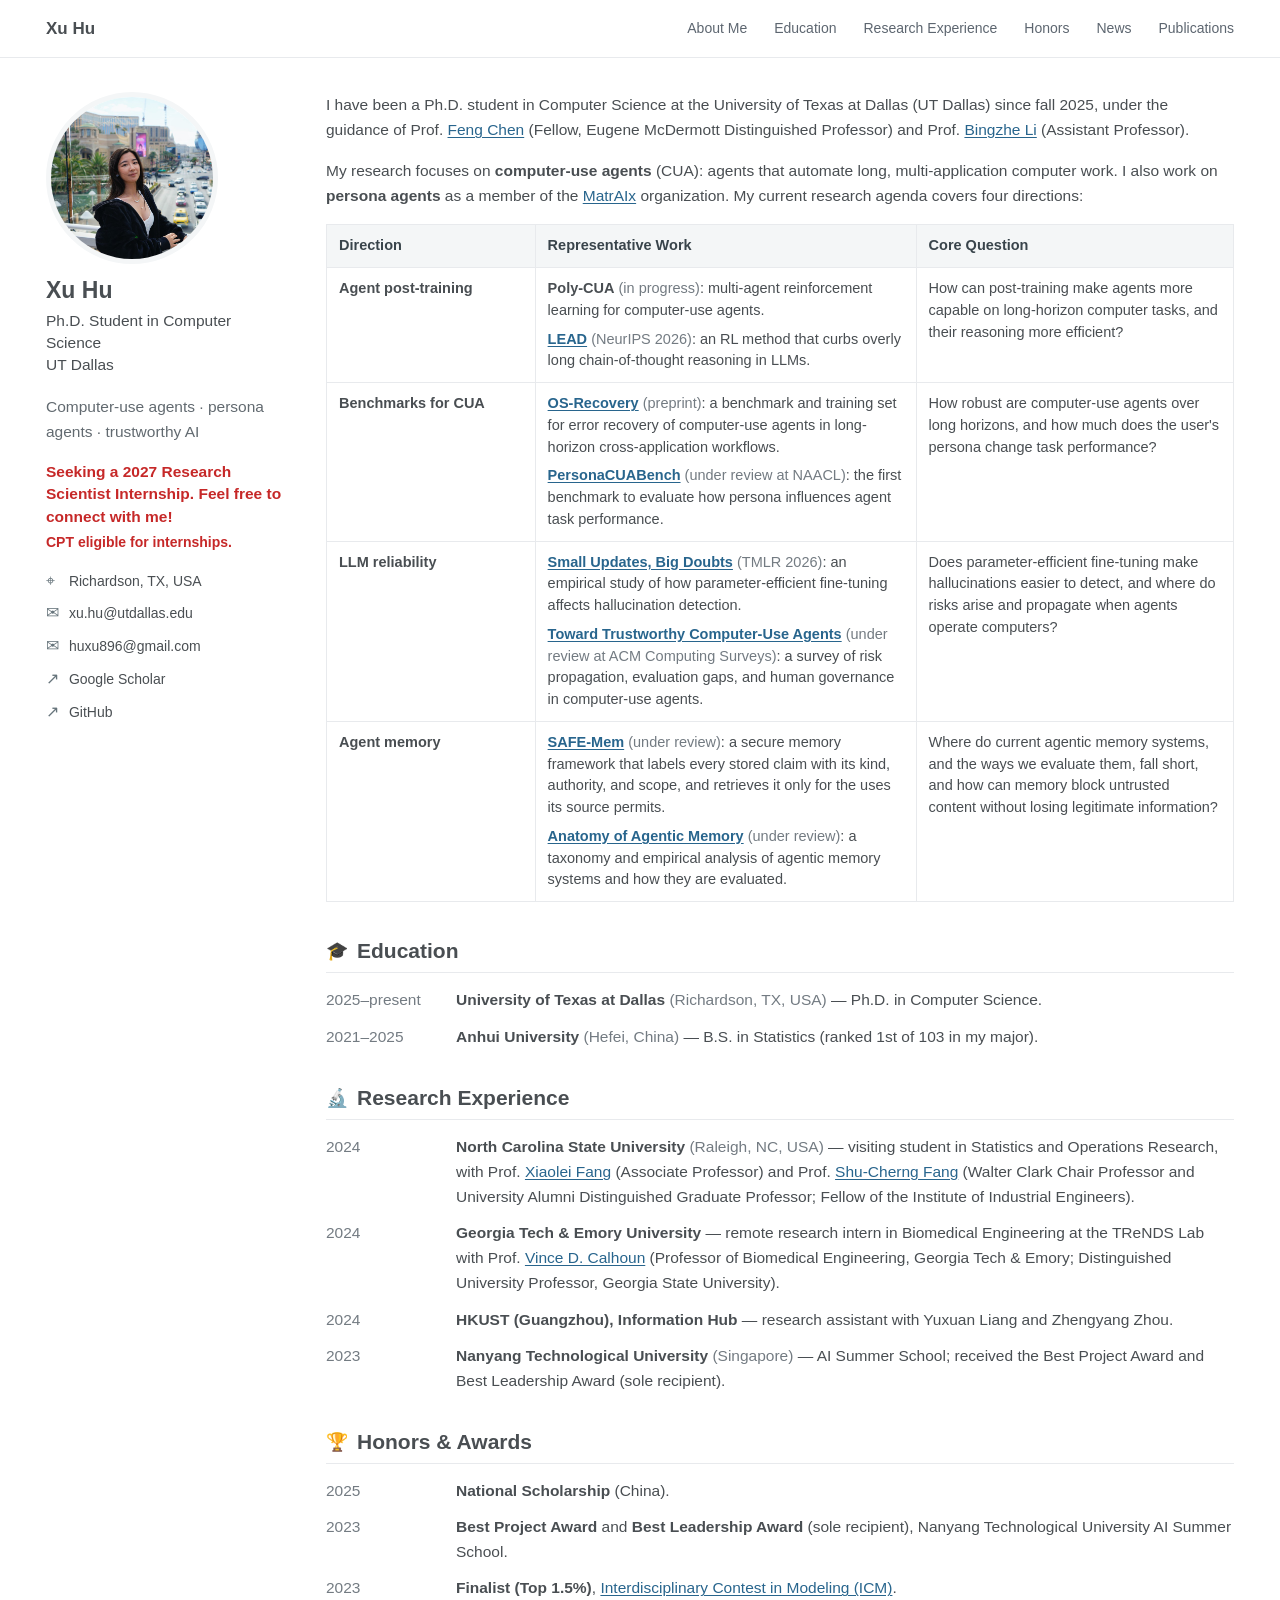
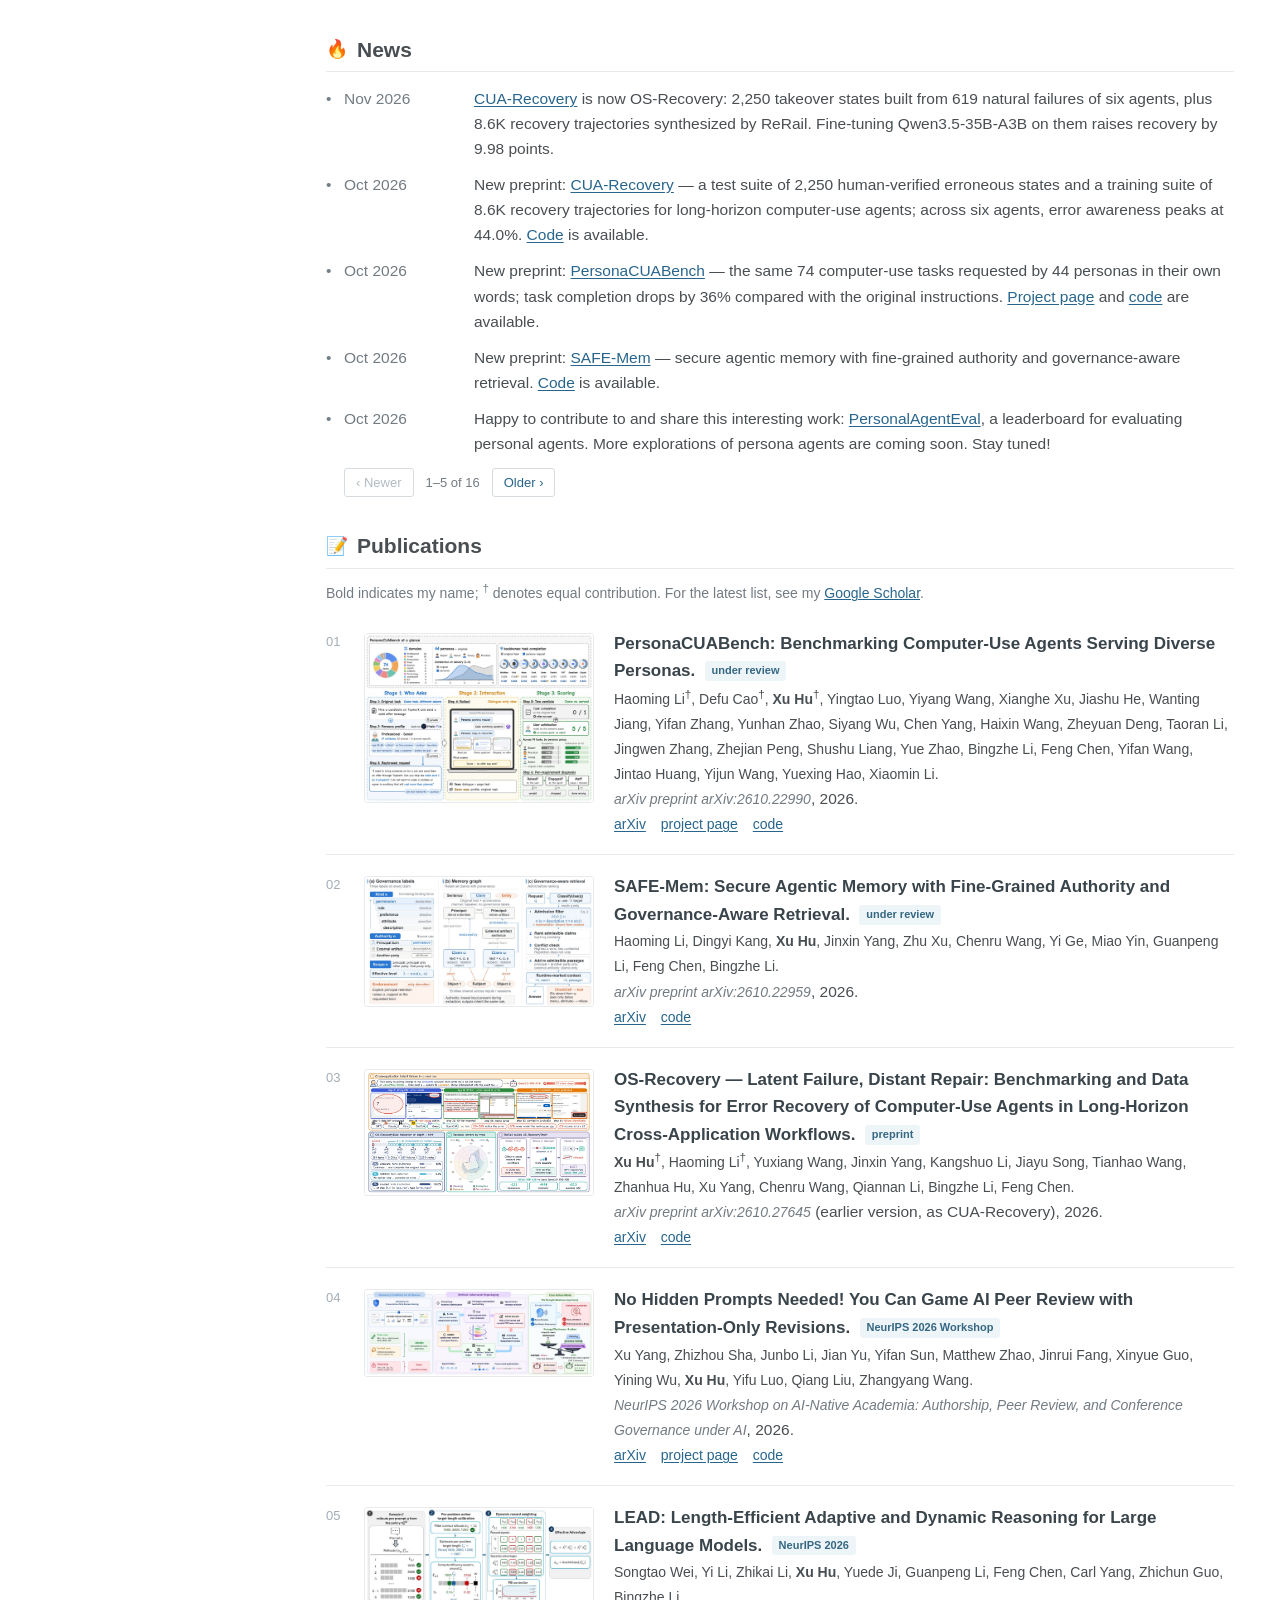
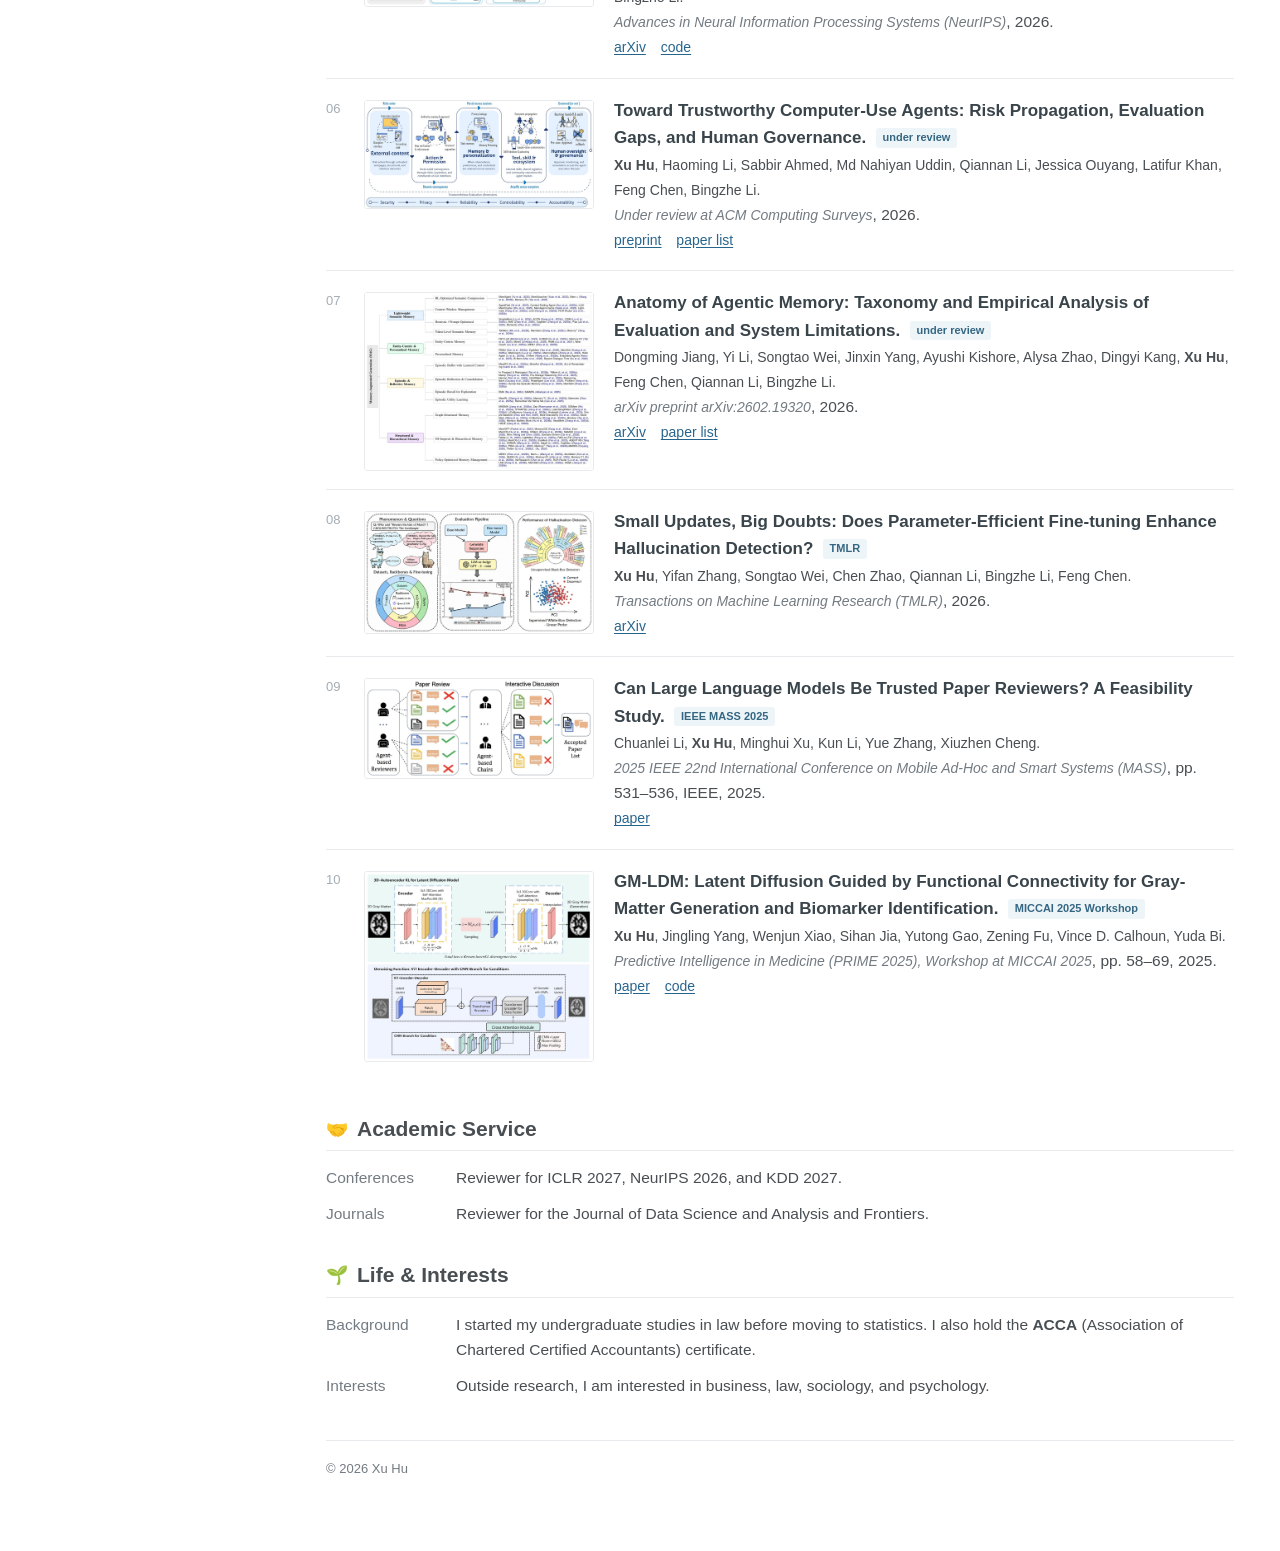
<file: index.html>
<!DOCTYPE html>
<html lang="en">
<head>
  <meta charset="utf-8" />
  <meta name="viewport" content="width=device-width, initial-scale=1" />
  <meta name="google-site-verification" content="6b9vPrJME8Ilqyy5k32xycVsfYF07uJe9wER1lV14KU" />
  <title>Xu Hu | Ph.D. Student at UT Dallas</title>
  <meta name="description" content="Xu Hu is a Ph.D. student in Computer Science at the University of Texas at Dallas (UT Dallas), researching trustworthy computer-use agents, persona agents, and AI safety." />
  <link rel="canonical" href="https://xu-hu-2002.github.io/" />
  <script type="application/ld+json">
  {
    "@context": "https://schema.org",
    "@type": "ProfilePage",
    "mainEntity": {
      "@type": "Person",
      "name": "Xu Hu",
      "url": "https://xu-hu-2002.github.io/",
      "image": "https://xu-hu-2002.github.io/profile.jpg",
      "jobTitle": "Ph.D. Student in Computer Science",
      "knowsAbout": ["Computer-use agents", "Persona agents", "AI safety", "Trustworthy AI"],
      "affiliation": {
        "@type": "CollegeOrUniversity",
        "name": "The University of Texas at Dallas",
        "alternateName": "UT Dallas"
      },
      "sameAs": [
        "https://scholar.google.com/citations?user=4LvTffEAAAAJ&hl=en",
        "https://github.com/xu-hu-2002"
      ]
    }
  }
  </script>
  <link rel="stylesheet" href="styles.css" />
</head>
<body>
  <a class="skip-link" href="#about">Skip to content</a>
  <header class="site-header">
    <div class="header-inner">
      <a class="site-brand" href="index.html">Xu Hu</a>
      <nav class="desktop-nav" aria-label="Main navigation">
        <a href="#about">About Me</a>
        <a href="#education">Education</a>
        <a href="#research">Research Experience</a>
        <a href="#honors">Honors</a>
        <a href="#news">News</a>
        <a href="#publications">Publications</a>
      </nav>
      <details class="mobile-nav">
        <summary aria-label="Open navigation">☰</summary>
        <nav aria-label="Mobile navigation">
          <a href="#about">About Me</a>
          <a href="#education">Education</a>
          <a href="#research">Research Experience</a>
          <a href="#honors">Honors</a>
          <a href="#news">News</a>
          <a href="#publications">Publications</a>
        </nav>
      </details>
    </div>
  </header>

  <div class="layout">
    <aside class="profile" aria-label="Xu Hu profile">
      <img class="profile-photo" src="profile.jpg" alt="Xu Hu" />
      <div class="profile-content">
        <h1>Xu Hu</h1>
        <p class="profile-role">Ph.D. Student in Computer Science<br />UT Dallas</p>
        <p class="profile-focus">Computer-use agents · persona agents · trustworthy AI</p>
        <p class="profile-seeking">Seeking a 2027 Research Scientist Internship. Feel free to connect with me!</p>
        <p class="profile-cpt">CPT eligible for internships.</p>
        <ul class="profile-links">
          <li><span aria-hidden="true">⌖</span> Richardson, TX, USA</li>
          <li><span aria-hidden="true">✉</span> <a href="mailto:xu.hu@utdallas.edu">xu.hu@utdallas.edu</a></li>
          <li><span aria-hidden="true">✉</span> <a href="mailto:huxu896@gmail.com">huxu896@gmail.com</a></li>
          <li><span aria-hidden="true">↗</span> <a href="https://scholar.google.com/citations?user=4LvTffEAAAAJ&amp;hl=en">Google Scholar</a></li>
          <li><span aria-hidden="true">↗</span> <a href="https://github.com/xu-hu-2002">GitHub</a></li>
        </ul>
      </div>
    </aside>

    <main class="content" id="about">
      <div class="bio">
        <p>
          I have been a Ph.D. student in Computer Science at the University of
          Texas at Dallas (UT Dallas) since fall 2025, under the guidance of
          Prof. <a href="https://profiles.utdallas.edu/feng.chen">Feng Chen</a>
          (Fellow, Eugene McDermott Distinguished Professor) and
          Prof. <a href="https://profiles.utdallas.edu/bingzhe.li">Bingzhe Li</a>
          (Assistant Professor).
        </p>
        <p>
          My research focuses on <strong>computer-use agents</strong> (CUA): agents that automate long,
          multi-application computer work. I also work on <strong>persona agents</strong> as a
          member of the <a href="https://matraix.ai/">MatrAIx</a> organization. My current research
          agenda covers four directions:
        </p>
        <div class="agenda-wrap">
          <table class="agenda">
            <thead>
              <tr>
                <th scope="col">Direction</th>
                <th scope="col">Representative Work</th>
                <th scope="col">Core Question</th>
              </tr>
            </thead>
            <tbody>
              <tr>
                <th scope="row">Agent post-training</th>
                <td class="work">
                  <p><strong>Poly-CUA</strong> <span class="status">(in progress)</span>: multi-agent reinforcement learning for computer-use agents.</p>
                  <p><a href="https://arxiv.org/abs/2605.09806"><strong>LEAD</strong></a> <span class="status">(NeurIPS 2026)</span>: an RL method that curbs overly long chain-of-thought reasoning in LLMs.</p>
                </td>
                <td>How can post-training make agents more capable on long-horizon computer tasks, and their reasoning more efficient?</td>
              </tr>
              <tr>
                <th scope="row">Benchmarks for CUA</th>
                <td class="work">
                  <p><a href="https://arxiv.org/abs/2610.27645"><strong>OS-Recovery</strong></a> <span class="status">(preprint)</span>: a benchmark and training set for error recovery of computer-use agents in long-horizon cross-application workflows.</p>
                  <p><a href="https://arxiv.org/abs/2610.22990"><strong>PersonaCUABench</strong></a> <span class="status">(under review at NAACL)</span>: the first benchmark to evaluate how persona influences agent task performance.</p>
                </td>
                <td>How robust are computer-use agents over long horizons, and how much does the user's persona change task performance?</td>
              </tr>
              <tr>
                <th scope="row">LLM reliability</th>
                <td class="work">
                  <p><a href="https://arxiv.org/abs/2602.11166"><strong>Small Updates, Big Doubts</strong></a> <span class="status">(TMLR 2026)</span>: an empirical study of how parameter-efficient fine-tuning affects hallucination detection.</p>
                  <p><a href="https://www.researchgate.net/publication/405422774_Toward_Trustworthy_Computer-Use_Agents_Risk_Propagation_Evaluation_Gaps_and_Human_Governance"><strong>Toward Trustworthy Computer-Use Agents</strong></a> <span class="status">(under review at ACM Computing Surveys)</span>: a survey of risk propagation, evaluation gaps, and human governance in computer-use agents.</p>
                </td>
                <td>Does parameter-efficient fine-tuning make hallucinations easier to detect, and where do risks arise and propagate when agents operate computers?</td>
              </tr>
              <tr>
                <th scope="row">Agent memory</th>
                <td class="work">
                  <p><a href="https://arxiv.org/abs/2610.22959"><strong>SAFE-Mem</strong></a> <span class="status">(under review)</span>: a secure memory framework that labels every stored claim with its kind, authority, and scope, and retrieves it only for the uses its source permits.</p>
                  <p><a href="https://arxiv.org/abs/2602.19320"><strong>Anatomy of Agentic Memory</strong></a> <span class="status">(under review)</span>: a taxonomy and empirical analysis of agentic memory systems and how they are evaluated.</p>
                </td>
                <td>Where do current agentic memory systems, and the ways we evaluate them, fall short, and how can memory block untrusted content without losing legitimate information?</td>
              </tr>
            </tbody>
          </table>
        </div>
      </div>

    <!-- Education -->
    <section id="education">
      <h2 class="section"><span aria-hidden="true">🎓</span> Education</h2>
      <ul class="timeline">
        <li>
          <span class="date">2025–present</span>
          <span class="what"><strong>University of Texas at Dallas</strong> <span class="location">(Richardson, TX, USA)</span> — Ph.D. in Computer Science.</span>
        </li>
        <li>
          <span class="date">2021–2025</span>
          <span class="what"><strong>Anhui University</strong> <span class="location">(Hefei, China)</span> — B.S. in Statistics (ranked 1st of 103 in my major).</span>
        </li>
      </ul>
    </section>

    <!-- Research experience -->
    <section id="research">
      <h2 class="section"><span aria-hidden="true">🔬</span> Research Experience</h2>
      <ul class="timeline">
        <li>
          <span class="date">2024</span>
          <span class="what"><strong>North Carolina State University</strong> <span class="location">(Raleigh, NC, USA)</span> — visiting student in Statistics and Operations Research, with Prof. <a class="faculty-name" href="https://ise.ncsu.edu/people/xfang8/">Xiaolei Fang</a> (Associate Professor) and Prof. <a class="faculty-name" href="https://ise.ncsu.edu/people/fang/">Shu-Cherng Fang</a> (Walter Clark Chair Professor and University Alumni Distinguished Graduate Professor; Fellow of the Institute of Industrial Engineers).</span>
        </li>
        <li>
          <span class="date">2024</span>
          <span class="what"><strong>Georgia Tech &amp; Emory University</strong> — remote research intern in Biomedical Engineering at the TReNDS Lab with Prof. <a class="faculty-name" href="https://biomed.emory.edu/about-us/faculty-detail/vince-d-calhoun-phd">Vince D. Calhoun</a> (Professor of Biomedical Engineering, Georgia Tech &amp; Emory; Distinguished University Professor, Georgia State University).</span>
        </li>
        <li>
          <span class="date">2024</span>
          <span class="what"><strong>HKUST (Guangzhou), Information Hub</strong> — research assistant with Yuxuan Liang and Zhengyang Zhou.</span>
        </li>
        <li>
          <span class="date">2023</span>
          <span class="what"><strong>Nanyang Technological University</strong> <span class="location">(Singapore)</span> — AI Summer School; received the Best Project Award and Best Leadership Award (sole recipient).</span>
        </li>
      </ul>
    </section>

    <!-- Honors and awards -->
    <section id="honors">
      <h2 class="section"><span aria-hidden="true">🏆</span> Honors &amp; Awards</h2>
      <ul class="timeline">
        <li>
          <span class="date">2025</span>
          <span class="what"><strong>National Scholarship</strong> (China).</span>
        </li>
        <li>
          <span class="date">2023</span>
          <span class="what"><strong>Best Project Award</strong> and <strong>Best Leadership Award</strong> (sole recipient), Nanyang Technological University AI Summer School.</span>
        </li>
        <li>
          <span class="date">2023</span>
          <span class="what"><strong>Finalist (Top 1.5%)</strong>, <a href="https://www.contest.comap.com/undergraduate/contests/mcm/contests/2023/results/">Interdisciplinary Contest in Modeling (ICM)</a>.</span>
        </li>
      </ul>
    </section>

    <!-- News -->
    <section id="news">
      <h2 class="section"><span aria-hidden="true">🔥</span> News</h2>
      <ul class="news" id="news-list">
        <li>
          <span class="date">Nov 2026</span>
          <span class="what"><a href="https://arxiv.org/abs/2610.27645">CUA-Recovery</a> is now OS-Recovery:
            2,250 takeover states built from 619 natural failures of six agents, plus 8.6K recovery trajectories synthesized by ReRail.
            Fine-tuning Qwen3.5-35B-A3B on them raises recovery by 9.98 points.
          </span>
        </li>
        <li>
          <span class="date">Oct 2026</span>
          <span class="what">New preprint:
            <a href="https://arxiv.org/abs/2610.27645">CUA-Recovery</a> —
            a test suite of 2,250 human-verified erroneous states and a training suite of 8.6K recovery trajectories
            for long-horizon computer-use agents; across six agents, error awareness peaks at 44.0%.
            <a href="https://github.com/xu-hu-2002/CUA-Recovery">Code</a> is available.
          </span>
        </li>
        <li>
          <span class="date">Oct 2026</span>
          <span class="what">New preprint:
            <a href="https://arxiv.org/abs/2610.22990">PersonaCUABench</a> —
            the same 74 computer-use tasks requested by 44 personas in their own words; task completion drops by 36%
            compared with the original instructions.
            <a href="https://matraix.ai/research/persona-cua.html">Project page</a> and
            <a href="https://github.com/MatrAIx-ai/PersonaCUABench">code</a> are available.
          </span>
        </li>
        <li>
          <span class="date">Oct 2026</span>
          <span class="what">New preprint:
            <a href="https://arxiv.org/abs/2610.22959">SAFE-Mem</a> —
            secure agentic memory with fine-grained authority and governance-aware retrieval.
            <a href="https://github.com/LVenum/SAFE-Mem">Code</a> is available.
          </span>
        </li>
        <li>
          <span class="date">Oct 2026</span>
          <span class="what">Happy to contribute to and share this interesting work:
            <a href="https://personalagenteval.com">PersonalAgentEval</a>, a leaderboard for evaluating personal agents.
            More explorations of persona agents are coming soon. Stay tuned!
          </span>
        </li>
        <li>
          <span class="date">Sep 2026</span>
          <span class="what">
            <a href="https://arxiv.org/abs/2606.13044">No Hidden Prompts Needed!</a>
            was accepted to the NeurIPS 2026 Workshop on AI-Native Academia. See you in Atlanta in December!
          </span>
        </li>
        <li>
          <span class="date">Sep 2026</span>
          <span class="what">
            <a href="https://arxiv.org/abs/2605.09806">LEAD</a>
            was accepted to NeurIPS 2026.
          </span>
        </li>
        <li>
          <span class="date">Sep 2026</span>
          <span class="what">New work: <a href="https://arxiv.org/abs/2610.27645">CUA-Recovery</a> —
            a benchmark and training set for error recovery in long-horizon computer-use agents.
          </span>
        </li>
        <li>
          <span class="date">Jul 30, 2026</span>
          <span class="what">Our paper
            <a href="https://arxiv.org/abs/2602.11166">Small Updates, Big Doubts</a>,
            on hallucination detection, was accepted for publication in Transactions on
            Machine Learning Research (TMLR). This is the first paper from my Ph.D. research!
          </span>
        </li>
        <li>
          <span class="date">Jun 2026</span>
          <span class="what">New preprint:
            <a href="https://arxiv.org/abs/2606.13044">No Hidden Prompts Needed!</a> —
            gaming AI peer review with presentation-only revisions.
          </span>
        </li>
        <li>
          <span class="date">May 2026</span>
          <span class="what">New preprint:
            <a href="https://arxiv.org/abs/2605.09806">LEAD</a> —
            length-efficient adaptive and dynamic reasoning for LLMs.
          </span>
        </li>
        <li>
          <span class="date">2026</span>
          <span class="what">New survey:
            <a href="https://www.researchgate.net/publication/405422774_Toward_Trustworthy_Computer-Use_Agents_Risk_Propagation_Evaluation_Gaps_and_Human_Governance">Toward Trustworthy Computer-Use Agents</a> —
            risk propagation, evaluation gaps, and human governance. Now under review at ACM Computing Surveys.
          </span>
        </li>
        <li>
          <span class="date">Feb 2026</span>
          <span class="what">Two new preprints:
            <a href="https://arxiv.org/abs/2602.11166">Small Updates, Big Doubts</a>
            (hallucination detection) and
            <a href="https://arxiv.org/abs/2602.19320">Anatomy of Agentic Memory</a>.
          </span>
        </li>
        <li>
          <span class="date">Oct 2025</span>
          <span class="what">Paper at IEEE MASS 2025:
            <a href="https://ieeexplore.ieee.org/abstract/document/11206164"><em>Can Large Language Models Be Trusted Paper Reviewers?</em></a>
          </span>
        </li>
        <li>
          <span class="date">Sep 2025</span>
          <span class="what">
            <a href="https://link.springer.com/chapter/10.1007/978-3-032-07904-6_6">GM-LDM</a>
            accepted to the PRIME 2025 workshop at MICCAI 2025.
          </span>
        </li>
        <li>
          <span class="date">Aug 2025</span>
          <span class="what">Started my Ph.D. in Computer Science at UT Dallas.</span>
        </li>
      </ul>
      <div class="news-nav" aria-label="News navigation">
        <button type="button" id="news-newer" aria-controls="news-list">&lsaquo; Newer</button>
        <span class="news-count" id="news-count" aria-live="polite"></span>
        <button type="button" id="news-older" aria-controls="news-list">Older &rsaquo;</button>
      </div>
    </section>

    <!-- Publications -->
    <section id="publications">
      <h2 class="section"><span aria-hidden="true">📝</span> Publications</h2>
      <p class="section-note">Bold indicates my name; <sup>†</sup> denotes equal contribution. For the latest list, see my
        <a href="https://scholar.google.com/citations?user=4LvTffEAAAAJ&amp;hl=en">Google Scholar</a>.
      </p>
      <ol class="pubs">

        <li class="has-fig">
          <a class="pub-fig" href="figures/persona-cua-bench.jpg"><img src="figures/persona-cua-bench.jpg" width="1100" height="811" loading="lazy" alt="Overview of PersonaCUABench: who asks, interaction, and scoring" /></a>
          <div class="pub-body">
            <span class="pub-title"><a href="https://arxiv.org/abs/2610.22990">PersonaCUABench: Benchmarking Computer-Use Agents
              Serving Diverse Personas.</a></span>
            <span class="badge">under review</span><br />
            <span class="pub-authors">
              Haoming Li<sup>†</sup>, Defu Cao<sup>†</sup>, <span class="me">Xu Hu</span><sup>†</sup>, Yingtao Luo,
              Yiyang Wang, Xianghe Xu, Jiashu He, Wanting Jiang, Yifan Zhang, Yunhan Zhao, Siyang Wu,
              Chen Yang, Haixin Wang, Zheyuan Deng, Taoran Li, Jingwen Zhang, Zhejian Peng, Shushu Liang,
              Yue Zhao, Bingzhe Li, Feng Chen, Yifan Wang, Jintao Huang, Yijun Wang, Yuexing Hao,
              Xiaomin Li.</span><br />
            <span class="pub-venue">arXiv preprint arXiv:2610.22990</span>, 2026.<br />
            <span class="pub-links">
              <a href="https://arxiv.org/abs/2610.22990">arXiv</a>
              <a href="https://matraix.ai/research/persona-cua.html">project page</a>
              <a href="https://github.com/MatrAIx-ai/PersonaCUABench">code</a>
            </span>
          </div>
        </li>

        <li class="has-fig">
          <a class="pub-fig" href="figures/safe-mem.jpg"><img src="figures/safe-mem.jpg" width="1100" height="622" loading="lazy" alt="Overview of SAFE-Mem: governance labels, memory graph, and governance-aware retrieval" /></a>
          <div class="pub-body">
            <span class="pub-title"><a href="https://arxiv.org/abs/2610.22959">SAFE-Mem: Secure Agentic Memory with Fine-Grained Authority
              and Governance-Aware Retrieval.</a></span>
            <span class="badge">under review</span><br />
            <span class="pub-authors">
              Haoming Li, Dingyi Kang, <span class="me">Xu Hu</span>, Jinxin Yang, Zhu Xu, Chenru Wang,
              Yi Ge, Miao Yin, Guanpeng Li, Feng Chen, Bingzhe Li.</span><br />
            <span class="pub-venue">arXiv preprint arXiv:2610.22959</span>, 2026.<br />
            <span class="pub-links">
              <a href="https://arxiv.org/abs/2610.22959">arXiv</a>
              <a href="https://github.com/LVenum/SAFE-Mem">code</a>
            </span>
          </div>
        </li>

        <li class="has-fig">
          <a class="pub-fig" href="figures/os-recovery.jpg"><img src="figures/os-recovery.jpg" width="1600" height="877" loading="lazy" alt="Overview of the OS-Recovery benchmark and its construction" /></a>
          <div class="pub-body">
            <span class="pub-title"><a href="https://arxiv.org/abs/2610.27645">OS-Recovery &mdash; Latent Failure, Distant Repair: Benchmarking and Data Synthesis
              for Error Recovery of Computer-Use Agents in Long-Horizon Cross-Application Workflows.</a></span>
            <span class="badge">preprint</span><br />
            <span class="pub-authors">
              <span class="me">Xu Hu</span><sup>†</sup>, Haoming Li<sup>†</sup>, Yuxiang Wang, Jinxin Yang,
              Kangshuo Li, Jiayu Song, Tianhao Wang, Zhanhua Hu, Xu Yang, Chenru Wang,
              Qiannan Li, Bingzhe Li, Feng Chen.</span><br>
            <span class="pub-venue">arXiv preprint arXiv:2610.27645</span> (earlier version, as CUA-Recovery), 2026.<br>
            <span class="pub-links">
              <a href="https://arxiv.org/abs/2610.27645">arXiv</a>
              <a href="https://github.com/xu-hu-2002/CUA-Recovery">code</a>
            </span>
          </div>
        </li>

        <li class="has-fig">
          <a class="pub-fig" href="figures/no-hidden-prompts.jpg"><img src="figures/no-hidden-prompts.jpg" width="1100" height="414" loading="lazy" alt="Overview of the presentation-only review-gaming framework" /></a>
          <div class="pub-body">
            <span class="pub-title"><a href="https://arxiv.org/abs/2606.13044">No Hidden Prompts Needed! You Can Game AI Peer Review with
              Presentation-Only Revisions.</a></span>
            <span class="badge">NeurIPS 2026 Workshop</span><br />
            <span class="pub-authors">
              Xu Yang, Zhizhou Sha, Junbo Li, Jian Yu, Yifan Sun, Matthew Zhao, Jinrui Fang,
              Xinyue Guo, Yining Wu, <span class="me">Xu Hu</span>, Yifu Luo, Qiang Liu,
              Zhangyang Wang.</span><br />
            <span class="pub-venue">NeurIPS 2026 Workshop on AI-Native Academia: Authorship, Peer Review,
              and Conference Governance under AI</span>, 2026.<br />
            <span class="pub-links">
              <a href="https://arxiv.org/abs/2606.13044">arXiv</a>
              <a href="https://xyimatvoid.github.io/ARGAR-Site/">project page</a>
              <a href="https://github.com/xyimatvoid/ARGAR">code</a>
            </span>
          </div>
        </li>

        <li class="has-fig">
          <a class="pub-fig" href="figures/lead.jpg"><img src="figures/lead.jpg" width="1100" height="473" loading="lazy" alt="The LEAD framework" /></a>
          <div class="pub-body">
            <span class="pub-title"><a href="https://arxiv.org/abs/2605.09806">LEAD: Length-Efficient Adaptive and Dynamic Reasoning for
              Large Language Models.</a></span>
            <span class="badge">NeurIPS 2026</span><br />
            <span class="pub-authors">
              Songtao Wei, Yi Li, Zhikai Li, <span class="me">Xu Hu</span>, Yuede Ji, Guanpeng Li,
              Feng Chen, Carl Yang, Zhichun Guo, Bingzhe Li.</span><br />
            <span class="pub-venue">Advances in Neural Information Processing Systems (NeurIPS)</span>, 2026.<br />
            <span class="pub-links">
              <a href="https://arxiv.org/abs/2605.09806">arXiv</a>
              <a href="https://github.com/CrazyMint/LEAD">code</a>
            </span>
          </div>
        </li>

        <li class="has-fig">
          <a class="pub-fig" href="figures/trustworthy-cua-survey.jpg"><img src="figures/trustworthy-cua-survey.jpg" width="1100" height="519" loading="lazy" alt="Overview of risk propagation in computer-use agents" /></a>
          <div class="pub-body">
            <span class="pub-title"><a href="https://www.researchgate.net/publication/405422774_Toward_Trustworthy_Computer-Use_Agents_Risk_Propagation_Evaluation_Gaps_and_Human_Governance">Toward Trustworthy Computer-Use Agents: Risk Propagation,
              Evaluation Gaps, and Human Governance.</a></span>
            <span class="badge">under review</span><br />
            <span class="pub-authors">
              <span class="me">Xu Hu</span>, Haoming Li, Sabbir Ahmed, Md Nahiyan Uddin, Qiannan Li,
              Jessica Ouyang, Latifur Khan, Feng Chen, Bingzhe Li.</span><br />
            <span class="pub-venue">Under review at ACM Computing Surveys</span>, 2026.<br />
            <span class="pub-links">
              <a href="https://www.researchgate.net/publication/405422774_Toward_Trustworthy_Computer-Use_Agents_Risk_Propagation_Evaluation_Gaps_and_Human_Governance">preprint</a>
              <a href="https://github.com/xu-hu-2002/Toward-Trustworthy-Computer-Use-Agent-A-Survey">paper list</a>
            </span>
          </div>
        </li>

        <li class="has-fig">
          <a class="pub-fig" href="figures/anatomy-agentic-memory.jpg"><img src="figures/anatomy-agentic-memory.jpg" width="1100" height="852" loading="lazy" alt="Taxonomy of memory-augmented generation systems" /></a>
          <div class="pub-body">
            <span class="pub-title"><a href="https://arxiv.org/abs/2602.19320">Anatomy of Agentic Memory: Taxonomy and Empirical Analysis of
              Evaluation and System Limitations.</a></span>
            <span class="badge">under review</span><br />
            <span class="pub-authors">
              Dongming Jiang, Yi Li, Songtao Wei, Jinxin Yang, Ayushi Kishore, Alysa Zhao,
              Dingyi Kang, <span class="me">Xu Hu</span>, Feng Chen, Qiannan Li, Bingzhe Li.</span><br />
            <span class="pub-venue">arXiv preprint arXiv:2602.19320</span>, 2026.<br />
            <span class="pub-links">
              <a href="https://arxiv.org/abs/2602.19320">arXiv</a>
              <a href="https://github.com/FredJiang0324/Anatomy-of-Agentic-Memory">paper list</a>
            </span>
          </div>
        </li>

        <li class="has-fig">
          <a class="pub-fig" href="figures/small-updates-big-doubts.jpg"><img src="figures/small-updates-big-doubts.jpg" width="1100" height="585" loading="lazy" alt="Overview of the empirical study of fine-tuning and hallucination detection" /></a>
          <div class="pub-body">
            <span class="pub-title"><a href="https://arxiv.org/abs/2602.11166">Small Updates, Big Doubts: Does Parameter-Efficient Fine-tuning
              Enhance Hallucination Detection?</a></span>
            <span class="badge">TMLR</span><br />
            <span class="pub-authors">
              <span class="me">Xu Hu</span>, Yifan Zhang, Songtao Wei, Chen Zhao, Qiannan Li,
              Bingzhe Li, Feng Chen.</span><br />
            <span class="pub-venue">Transactions on Machine Learning Research (TMLR)</span>, 2026.<br />
            <span class="pub-links">
              <a href="https://arxiv.org/abs/2602.11166">arXiv</a>
            </span>
          </div>
        </li>

        <li class="has-fig">
          <a class="pub-fig" href="figures/llm-paper-reviewers.jpg"><img src="figures/llm-paper-reviewers.jpg" width="1100" height="477" loading="lazy" alt="Agent-based paper review and interactive discussion pipeline" /></a>
          <div class="pub-body">
            <span class="pub-title"><a href="https://ieeexplore.ieee.org/abstract/document/11206164">Can Large Language Models Be Trusted Paper Reviewers?
              A Feasibility Study.</a></span>
            <span class="badge">IEEE MASS 2025</span><br />
            <span class="pub-authors">
              Chuanlei Li, <span class="me">Xu Hu</span>, Minghui Xu, Kun Li, Yue Zhang,
              Xiuzhen Cheng.</span><br />
            <span class="pub-venue">2025 IEEE 22nd International Conference on Mobile Ad-Hoc and
              Smart Systems (MASS)</span>, pp. 531&ndash;536, IEEE, 2025.<br />
            <span class="pub-links">
              <a href="https://ieeexplore.ieee.org/abstract/document/11206164">paper</a>
            </span>
          </div>
        </li>

        <li class="has-fig">
          <a class="pub-fig" href="figures/gm-ldm.jpg"><img src="figures/gm-ldm.jpg" width="1100" height="914" loading="lazy" alt="Architecture of the GM-LDM 3D autoencoder and conditional denoising network" /></a>
          <div class="pub-body">
            <span class="pub-title"><a href="https://link.springer.com/chapter/10.1007/978-3-032-07904-6_6">GM-LDM: Latent Diffusion Guided by Functional Connectivity for
              Gray-Matter Generation and Biomarker Identification.</a></span>
            <span class="badge">MICCAI 2025 Workshop</span><br />
            <span class="pub-authors">
              <span class="me">Xu Hu</span>, Jingling Yang, Wenjun Xiao, Sihan Jia, Yutong Gao,
              Zening Fu, Vince D. Calhoun, Yuda Bi.</span><br />
            <span class="pub-venue">Predictive Intelligence in Medicine (PRIME 2025), Workshop at MICCAI 2025</span>,
            pp. 58&ndash;69, 2025.<br />
            <span class="pub-links">
              <a href="https://link.springer.com/chapter/10.1007/978-3-032-07904-6_6">paper</a>
              <a href="https://github.com/xu-hu-2002/FNCtoGM">code</a>
            </span>
          </div>
        </li>

      </ol>
    </section>

    <!-- Academic service -->
    <section id="service">
      <h2 class="section"><span aria-hidden="true">🤝</span> Academic Service</h2>
      <ul class="timeline">
        <li>
          <span class="date">Conferences</span>
          <span class="what">Reviewer for ICLR 2027, NeurIPS 2026, and KDD 2027.</span>
        </li>
        <li>
          <span class="date">Journals</span>
          <span class="what">Reviewer for the Journal of Data Science and Analysis and Frontiers.</span>
        </li>
      </ul>
    </section>

    <!-- Life and interests -->
    <section id="interests">
      <h2 class="section"><span aria-hidden="true">🌱</span> Life &amp; Interests</h2>
      <ul class="timeline">
        <li>
          <span class="date">Background</span>
          <span class="what">I started my undergraduate studies in law before moving to statistics. I also hold the <strong>ACCA</strong> (Association of Chartered Certified Accountants) certificate.</span>
        </li>
        <li>
          <span class="date">Interests</span>
          <span class="what">Outside research, I am interested in business, law, sociology, and psychology.</span>
        </li>
      </ul>
    </section>

      <footer>&copy; <span id="year"></span> Xu Hu</footer>
    </main>
  </div>
  <script>
    document.getElementById("year").textContent = new Date().getFullYear();
    document.querySelectorAll(".mobile-nav a").forEach(link =>
      link.addEventListener("click", () => { link.closest("details").open = false; })
    );

    // News: a sliding window of five items, moved with the Newer / Older buttons.
    (function () {
      var list = document.getElementById("news-list");
      if (!list) return;
      var items = Array.prototype.slice.call(list.children);
      var SIZE = 5, start = 0, maxStart = Math.max(0, items.length - SIZE);
      if (!maxStart) return;
      var newer = document.getElementById("news-newer");
      var older = document.getElementById("news-older");
      var count = document.getElementById("news-count");
      list.classList.add("news-windowed");

      function show(from, animate, shift) {
        start = Math.min(Math.max(from, 0), maxStart);
        list.style.setProperty("--news-shift", (shift || 0) + "px");
        items.forEach(function (li, i) {
          var visible = i >= start && i < start + SIZE;
          li.hidden = !visible;
          li.classList.toggle("news-last", i === start + SIZE - 1);
          li.classList.remove("news-enter");
          if (visible && animate) { void li.offsetWidth; li.classList.add("news-enter"); }
        });
        newer.disabled = start === 0;
        older.disabled = start === maxStart;
        count.textContent = (start + 1) + "\u2013" + (start + SIZE) + " of " + items.length;
      }

      // Reserve the height of the tallest window so the sections below do not jump.
      function reserve() {
        var keep = start, tallest = 0;
        list.style.minHeight = "";
        for (var s = 0; s <= maxStart; s++) { show(s, false); tallest = Math.max(tallest, list.offsetHeight); }
        list.style.minHeight = tallest + "px";
        show(keep, false);
      }

      newer.addEventListener("click", function () { show(start - SIZE, true, -6); });
      older.addEventListener("click", function () { show(start + SIZE, true, 6); });
      window.addEventListener("resize", reserve);
      reserve();
    })();
  </script>
</body>
</html>
</file>
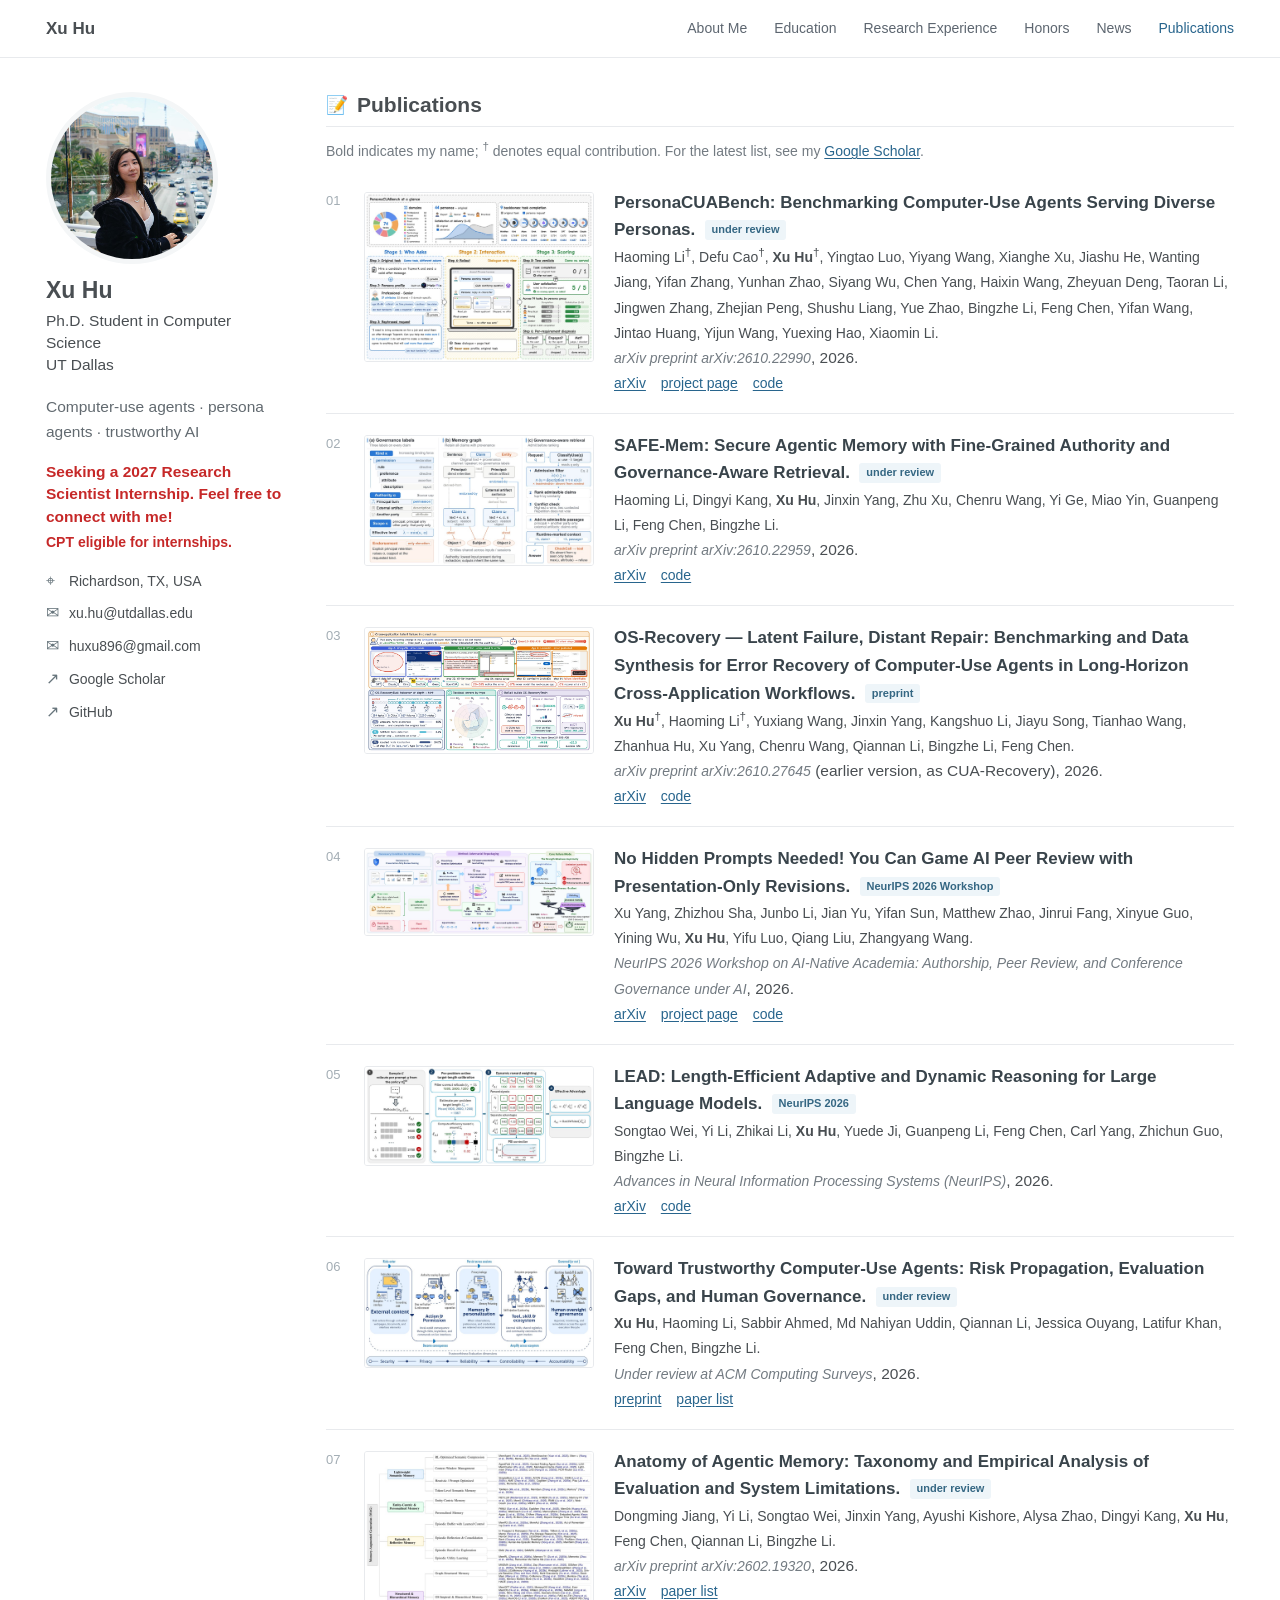
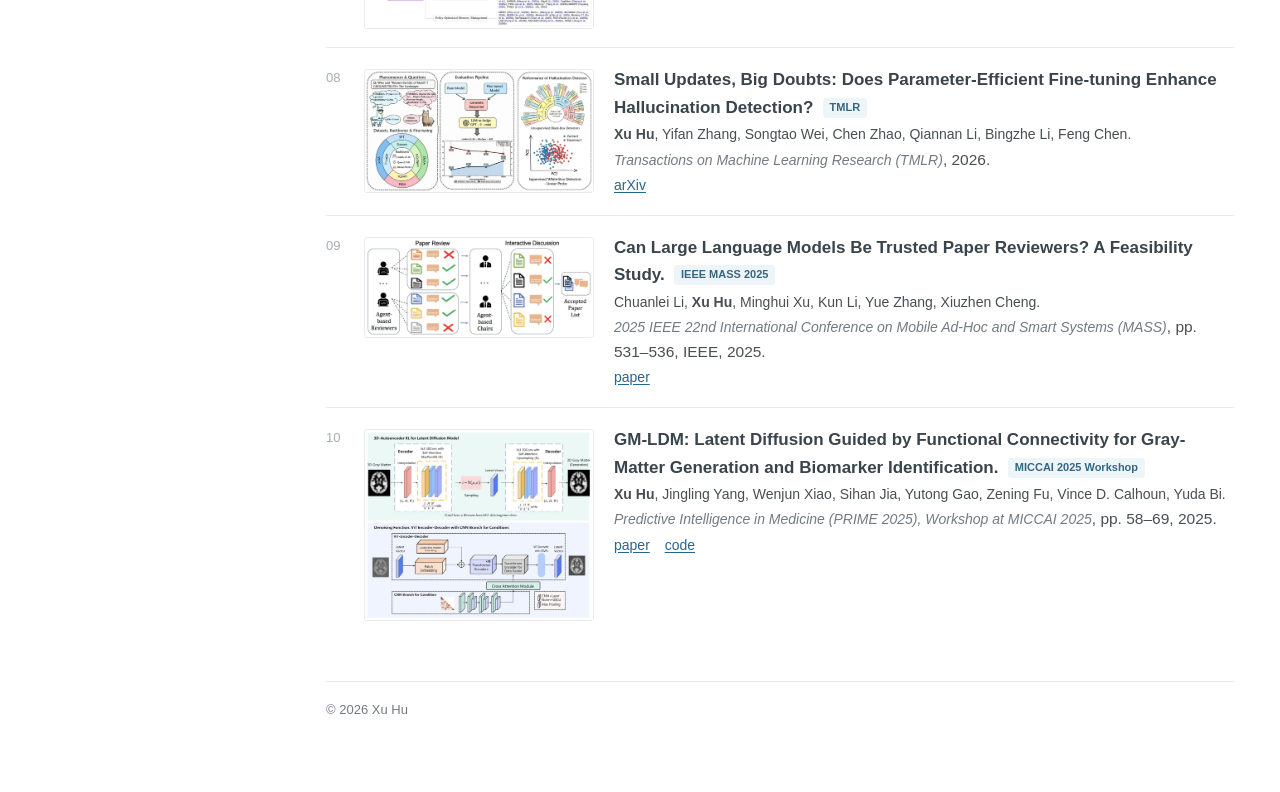
<file: publications.html>
<!DOCTYPE html>
<html lang="en">
<head>
  <meta charset="utf-8" />
  <meta name="viewport" content="width=device-width, initial-scale=1" />
  <title>Xu Hu — Publications</title>
  <meta name="description" content="Publications by Xu Hu." />
  <link rel="canonical" href="https://xu-hu-2002.github.io/publications.html" />
  <link rel="stylesheet" href="styles.css" />
</head>
<body>
  <a class="skip-link" href="#publications">Skip to content</a>
  <header class="site-header">
    <div class="header-inner">
      <a class="site-brand" href="index.html">Xu Hu</a>
      <nav class="desktop-nav" aria-label="Main navigation">
        <a href="index.html#about">About Me</a>
        <a href="index.html#education">Education</a>
        <a href="index.html#research">Research Experience</a>
        <a href="index.html#honors">Honors</a>
        <a href="index.html#news">News</a>
        <a href="publications.html" aria-current="page">Publications</a>
      </nav>
      <details class="mobile-nav">
        <summary aria-label="Open navigation">☰</summary>
        <nav aria-label="Mobile navigation">
          <a href="index.html#about">About Me</a>
          <a href="index.html#education">Education</a>
          <a href="index.html#research">Research Experience</a>
          <a href="index.html#honors">Honors</a>
          <a href="index.html#news">News</a>
          <a href="publications.html" aria-current="page">Publications</a>
        </nav>
      </details>
    </div>
  </header>

  <div class="layout">
    <aside class="profile" aria-label="Xu Hu profile">
      <img class="profile-photo" src="profile.jpg" alt="Xu Hu" />
      <div class="profile-content">
        <h1>Xu Hu</h1>
        <p class="profile-role">Ph.D. Student in Computer Science<br />UT Dallas</p>
        <p class="profile-focus">Computer-use agents · persona agents · trustworthy AI</p>
        <p class="profile-seeking">Seeking a 2027 Research Scientist Internship. Feel free to connect with me!</p>
        <p class="profile-cpt">CPT eligible for internships.</p>
        <ul class="profile-links">
          <li><span aria-hidden="true">⌖</span> Richardson, TX, USA</li>
          <li><span aria-hidden="true">✉</span> <a href="mailto:xu.hu@utdallas.edu">xu.hu@utdallas.edu</a></li>
          <li><span aria-hidden="true">✉</span> <a href="mailto:huxu896@gmail.com">huxu896@gmail.com</a></li>
          <li><span aria-hidden="true">↗</span> <a href="https://scholar.google.com/citations?user=4LvTffEAAAAJ&amp;hl=en">Google Scholar</a></li>
          <li><span aria-hidden="true">↗</span> <a href="https://github.com/xu-hu-2002">GitHub</a></li>
        </ul>
      </div>
    </aside>

    <main class="content">
      <section id="publications">
        <h2 class="section"><span aria-hidden="true">📝</span> Publications</h2>
        <p class="section-note">Bold indicates my name; <sup>†</sup> denotes equal contribution. For the latest list, see my
          <a href="https://scholar.google.com/citations?user=4LvTffEAAAAJ&amp;hl=en">Google Scholar</a>.
        </p>

      <ol class="pubs">

        <li class="has-fig">
          <a class="pub-fig" href="figures/persona-cua-bench.jpg"><img src="figures/persona-cua-bench.jpg" width="1100" height="811" loading="lazy" alt="Overview of PersonaCUABench: who asks, interaction, and scoring" /></a>
          <div class="pub-body">
            <span class="pub-title"><a href="https://arxiv.org/abs/2610.22990">PersonaCUABench: Benchmarking Computer-Use Agents
              Serving Diverse Personas.</a></span>
            <span class="badge">under review</span><br />
            <span class="pub-authors">
              Haoming Li<sup>†</sup>, Defu Cao<sup>†</sup>, <span class="me">Xu Hu</span><sup>†</sup>, Yingtao Luo,
              Yiyang Wang, Xianghe Xu, Jiashu He, Wanting Jiang, Yifan Zhang, Yunhan Zhao, Siyang Wu,
              Chen Yang, Haixin Wang, Zheyuan Deng, Taoran Li, Jingwen Zhang, Zhejian Peng, Shushu Liang,
              Yue Zhao, Bingzhe Li, Feng Chen, Yifan Wang, Jintao Huang, Yijun Wang, Yuexing Hao,
              Xiaomin Li.</span><br />
            <span class="pub-venue">arXiv preprint arXiv:2610.22990</span>, 2026.<br />
            <span class="pub-links">
              <a href="https://arxiv.org/abs/2610.22990">arXiv</a>
              <a href="https://matraix.ai/research/persona-cua.html">project page</a>
              <a href="https://github.com/MatrAIx-ai/PersonaCUABench">code</a>
            </span>
          </div>
        </li>

        <li class="has-fig">
          <a class="pub-fig" href="figures/safe-mem.jpg"><img src="figures/safe-mem.jpg" width="1100" height="622" loading="lazy" alt="Overview of SAFE-Mem: governance labels, memory graph, and governance-aware retrieval" /></a>
          <div class="pub-body">
            <span class="pub-title"><a href="https://arxiv.org/abs/2610.22959">SAFE-Mem: Secure Agentic Memory with Fine-Grained Authority
              and Governance-Aware Retrieval.</a></span>
            <span class="badge">under review</span><br />
            <span class="pub-authors">
              Haoming Li, Dingyi Kang, <span class="me">Xu Hu</span>, Jinxin Yang, Zhu Xu, Chenru Wang,
              Yi Ge, Miao Yin, Guanpeng Li, Feng Chen, Bingzhe Li.</span><br />
            <span class="pub-venue">arXiv preprint arXiv:2610.22959</span>, 2026.<br />
            <span class="pub-links">
              <a href="https://arxiv.org/abs/2610.22959">arXiv</a>
              <a href="https://github.com/LVenum/SAFE-Mem">code</a>
            </span>
          </div>
        </li>

        <li class="has-fig">
          <a class="pub-fig" href="figures/os-recovery.jpg"><img src="figures/os-recovery.jpg" width="1600" height="877" loading="lazy" alt="Overview of the OS-Recovery benchmark and its construction" /></a>
          <div class="pub-body">
            <span class="pub-title"><a href="https://arxiv.org/abs/2610.27645">OS-Recovery &mdash; Latent Failure, Distant Repair: Benchmarking and Data Synthesis
              for Error Recovery of Computer-Use Agents in Long-Horizon Cross-Application Workflows.</a></span>
            <span class="badge">preprint</span><br />
            <span class="pub-authors">
              <span class="me">Xu Hu</span><sup>†</sup>, Haoming Li<sup>†</sup>, Yuxiang Wang, Jinxin Yang,
              Kangshuo Li, Jiayu Song, Tianhao Wang, Zhanhua Hu, Xu Yang, Chenru Wang,
              Qiannan Li, Bingzhe Li, Feng Chen.</span><br />
            <span class="pub-venue">arXiv preprint arXiv:2610.27645</span> (earlier version, as CUA-Recovery), 2026.<br />
            <span class="pub-links">
              <a href="https://arxiv.org/abs/2610.27645">arXiv</a>
              <a href="https://github.com/xu-hu-2002/CUA-Recovery">code</a>
            </span>
          </div>
        </li>

        <li class="has-fig">
          <a class="pub-fig" href="figures/no-hidden-prompts.jpg"><img src="figures/no-hidden-prompts.jpg" width="1100" height="414" loading="lazy" alt="Overview of the presentation-only review-gaming framework" /></a>
          <div class="pub-body">
            <span class="pub-title"><a href="https://arxiv.org/abs/2606.13044">No Hidden Prompts Needed! You Can Game AI Peer Review with
              Presentation-Only Revisions.</a></span>
            <span class="badge">NeurIPS 2026 Workshop</span><br />
            <span class="pub-authors">
              Xu Yang, Zhizhou Sha, Junbo Li, Jian Yu, Yifan Sun, Matthew Zhao, Jinrui Fang,
              Xinyue Guo, Yining Wu, <span class="me">Xu Hu</span>, Yifu Luo, Qiang Liu,
              Zhangyang Wang.</span><br />
            <span class="pub-venue">NeurIPS 2026 Workshop on AI-Native Academia: Authorship, Peer Review,
              and Conference Governance under AI</span>, 2026.<br />
            <span class="pub-links">
              <a href="https://arxiv.org/abs/2606.13044">arXiv</a>
              <a href="https://xyimatvoid.github.io/ARGAR-Site/">project page</a>
              <a href="https://github.com/xyimatvoid/ARGAR">code</a>
            </span>
          </div>
        </li>

        <li class="has-fig">
          <a class="pub-fig" href="figures/lead.jpg"><img src="figures/lead.jpg" width="1100" height="473" loading="lazy" alt="The LEAD framework" /></a>
          <div class="pub-body">
            <span class="pub-title"><a href="https://arxiv.org/abs/2605.09806">LEAD: Length-Efficient Adaptive and Dynamic Reasoning for
              Large Language Models.</a></span>
            <span class="badge">NeurIPS 2026</span><br />
            <span class="pub-authors">
              Songtao Wei, Yi Li, Zhikai Li, <span class="me">Xu Hu</span>, Yuede Ji, Guanpeng Li,
              Feng Chen, Carl Yang, Zhichun Guo, Bingzhe Li.</span><br />
            <span class="pub-venue">Advances in Neural Information Processing Systems (NeurIPS)</span>, 2026.<br />
            <span class="pub-links">
              <a href="https://arxiv.org/abs/2605.09806">arXiv</a>
              <a href="https://github.com/CrazyMint/LEAD">code</a>
            </span>
          </div>
        </li>

        <li class="has-fig">
          <a class="pub-fig" href="figures/trustworthy-cua-survey.jpg"><img src="figures/trustworthy-cua-survey.jpg" width="1100" height="519" loading="lazy" alt="Overview of risk propagation in computer-use agents" /></a>
          <div class="pub-body">
            <span class="pub-title"><a href="https://www.researchgate.net/publication/405422774_Toward_Trustworthy_Computer-Use_Agents_Risk_Propagation_Evaluation_Gaps_and_Human_Governance">Toward Trustworthy Computer-Use Agents: Risk Propagation,
              Evaluation Gaps, and Human Governance.</a></span>
            <span class="badge">under review</span><br />
            <span class="pub-authors">
              <span class="me">Xu Hu</span>, Haoming Li, Sabbir Ahmed, Md Nahiyan Uddin, Qiannan Li,
              Jessica Ouyang, Latifur Khan, Feng Chen, Bingzhe Li.</span><br />
            <span class="pub-venue">Under review at ACM Computing Surveys</span>, 2026.<br />
            <span class="pub-links">
              <a href="https://www.researchgate.net/publication/405422774_Toward_Trustworthy_Computer-Use_Agents_Risk_Propagation_Evaluation_Gaps_and_Human_Governance">preprint</a>
              <a href="https://github.com/xu-hu-2002/Toward-Trustworthy-Computer-Use-Agent-A-Survey">paper list</a>
            </span>
          </div>
        </li>

        <li class="has-fig">
          <a class="pub-fig" href="figures/anatomy-agentic-memory.jpg"><img src="figures/anatomy-agentic-memory.jpg" width="1100" height="852" loading="lazy" alt="Taxonomy of memory-augmented generation systems" /></a>
          <div class="pub-body">
            <span class="pub-title"><a href="https://arxiv.org/abs/2602.19320">Anatomy of Agentic Memory: Taxonomy and Empirical Analysis of
              Evaluation and System Limitations.</a></span>
            <span class="badge">under review</span><br />
            <span class="pub-authors">
              Dongming Jiang, Yi Li, Songtao Wei, Jinxin Yang, Ayushi Kishore, Alysa Zhao,
              Dingyi Kang, <span class="me">Xu Hu</span>, Feng Chen, Qiannan Li, Bingzhe Li.</span><br />
            <span class="pub-venue">arXiv preprint arXiv:2602.19320</span>, 2026.<br />
            <span class="pub-links">
              <a href="https://arxiv.org/abs/2602.19320">arXiv</a>
              <a href="https://github.com/FredJiang0324/Anatomy-of-Agentic-Memory">paper list</a>
            </span>
          </div>
        </li>

        <li class="has-fig">
          <a class="pub-fig" href="figures/small-updates-big-doubts.jpg"><img src="figures/small-updates-big-doubts.jpg" width="1100" height="585" loading="lazy" alt="Overview of the empirical study of fine-tuning and hallucination detection" /></a>
          <div class="pub-body">
            <span class="pub-title"><a href="https://arxiv.org/abs/2602.11166">Small Updates, Big Doubts: Does Parameter-Efficient Fine-tuning
              Enhance Hallucination Detection?</a></span>
            <span class="badge">TMLR</span><br />
            <span class="pub-authors">
              <span class="me">Xu Hu</span>, Yifan Zhang, Songtao Wei, Chen Zhao, Qiannan Li,
              Bingzhe Li, Feng Chen.</span><br />
            <span class="pub-venue">Transactions on Machine Learning Research (TMLR)</span>, 2026.<br />
            <span class="pub-links">
              <a href="https://arxiv.org/abs/2602.11166">arXiv</a>
            </span>
          </div>
        </li>

        <li class="has-fig">
          <a class="pub-fig" href="figures/llm-paper-reviewers.jpg"><img src="figures/llm-paper-reviewers.jpg" width="1100" height="477" loading="lazy" alt="Agent-based paper review and interactive discussion pipeline" /></a>
          <div class="pub-body">
            <span class="pub-title"><a href="https://ieeexplore.ieee.org/abstract/document/11206164">Can Large Language Models Be Trusted Paper Reviewers?
              A Feasibility Study.</a></span>
            <span class="badge">IEEE MASS 2025</span><br />
            <span class="pub-authors">
              Chuanlei Li, <span class="me">Xu Hu</span>, Minghui Xu, Kun Li, Yue Zhang,
              Xiuzhen Cheng.</span><br />
            <span class="pub-venue">2025 IEEE 22nd International Conference on Mobile Ad-Hoc and
              Smart Systems (MASS)</span>, pp. 531&ndash;536, IEEE, 2025.<br />
            <span class="pub-links">
              <a href="https://ieeexplore.ieee.org/abstract/document/11206164">paper</a>
            </span>
          </div>
        </li>

        <li class="has-fig">
          <a class="pub-fig" href="figures/gm-ldm.jpg"><img src="figures/gm-ldm.jpg" width="1100" height="914" loading="lazy" alt="Architecture of the GM-LDM 3D autoencoder and conditional denoising network" /></a>
          <div class="pub-body">
            <span class="pub-title"><a href="https://link.springer.com/chapter/10.1007/978-3-032-07904-6_6">GM-LDM: Latent Diffusion Guided by Functional Connectivity for
              Gray-Matter Generation and Biomarker Identification.</a></span>
            <span class="badge">MICCAI 2025 Workshop</span><br />
            <span class="pub-authors">
              <span class="me">Xu Hu</span>, Jingling Yang, Wenjun Xiao, Sihan Jia, Yutong Gao,
              Zening Fu, Vince D. Calhoun, Yuda Bi.</span><br />
            <span class="pub-venue">Predictive Intelligence in Medicine (PRIME 2025), Workshop at MICCAI 2025</span>,
            pp. 58&ndash;69, 2025.<br />
            <span class="pub-links">
              <a href="https://link.springer.com/chapter/10.1007/978-3-032-07904-6_6">paper</a>
              <a href="https://github.com/xu-hu-2002/FNCtoGM">code</a>
            </span>
          </div>
        </li>

      </ol>
    </section>

      <footer>&copy; <span id="year"></span> Xu Hu</footer>
    </main>
  </div>
  <script>
    document.getElementById("year").textContent = new Date().getFullYear();
    document.querySelectorAll(".mobile-nav a").forEach(link =>
      link.addEventListener("click", () => { link.closest("details").open = false; })
    );
  </script>
</body>
</html>
</file>
<file: styles.css>
:root {
  --ink: #494e52;
  --muted: #737b82;
  --link: #28658d;
  --link-hover: #154866;
  --line: #e8eaed;
  --max: 1240px;
}

* { box-sizing: border-box; }
html { scroll-behavior: smooth; -webkit-text-size-adjust: 100%; }
body {
  margin: 0;
  color: var(--ink);
  background: #fff;
  font-family: "Trebuchet MS", Helvetica, Arial, sans-serif;
  font-size: 15.5px;
  line-height: 1.62;
  -webkit-font-smoothing: antialiased;
}
a { color: var(--link); text-decoration: underline; text-underline-offset: 2px; }
a:hover { color: var(--link-hover); }
strong { font-weight: 700; }
.skip-link { position: absolute; top: -80px; left: 12px; z-index: 20; background: #fff; padding: 8px 12px; }
.skip-link:focus { top: 8px; }

/* Top navigation */
.site-header {
  position: sticky;
  top: 0;
  z-index: 10;
  height: 58px;
  background: rgba(255, 255, 255, .98);
  border-bottom: 1px solid var(--line);
}
.header-inner {
  max-width: var(--max);
  height: 100%;
  margin: 0 auto;
  padding: 0 26px;
  display: flex;
  align-items: center;
  justify-content: space-between;
  gap: 28px;
}
.site-brand {
  color: var(--ink);
  text-decoration: none;
  font-size: 17px;
  font-weight: 700;
  white-space: nowrap;
}
.desktop-nav { display: flex; align-items: center; gap: 27px; }
.desktop-nav a {
  color: #5d6670;
  text-decoration: none;
  white-space: nowrap;
  font-size: 14px;
}
.desktop-nav a:hover, .desktop-nav a[aria-current="page"] { color: var(--link); }
.mobile-nav { display: none; position: relative; }
.mobile-nav summary {
  display: grid;
  place-items: center;
  width: 38px;
  height: 36px;
  color: #fff;
  background: #65717a;
  cursor: pointer;
  list-style: none;
  font-size: 22px;
  line-height: 1;
}
.mobile-nav summary::-webkit-details-marker { display: none; }
.mobile-nav nav {
  position: absolute;
  top: 44px;
  right: 0;
  width: 230px;
  padding: 8px 0;
  background: #fff;
  border: 1px solid var(--line);
  box-shadow: 0 8px 24px rgba(38, 51, 60, .12);
}
.mobile-nav nav a { display: block; padding: 9px 17px; color: var(--ink); text-decoration: none; }
.mobile-nav nav a:hover { background: #f5f7f8; color: var(--link); }

/* Profile and article layout */
.layout {
  max-width: var(--max);
  margin: 0 auto;
  padding: 34px 26px 72px;
  display: grid;
  grid-template-columns: 236px minmax(0, 1fr);
  gap: 44px;
  align-items: start;
}
.profile { position: sticky; top: 92px; }
.profile-photo {
  display: block;
  width: 172px;
  height: 172px;
  border-radius: 50%;
  border: 5px solid #f4f6f7;
  object-fit: cover;
  object-position: center 37%;
  margin: 0 0 13px;
}
.profile h1 { margin: 0 0 5px; font-size: 23px; line-height: 1.2; }
.profile-role { margin: 0 0 18px; line-height: 1.42; }
.profile-focus { margin: 0 0 17px; color: #626a70; }
.profile-seeking { margin: 0 0 15px; color: #c62828; font-weight: 700; line-height: 1.45; }
.profile-seeking:has(+ .profile-cpt) { margin-bottom: 4px; }
.profile-cpt { margin: 0 0 15px; color: #c62828; font-size: 14px; font-weight: 600; line-height: 1.45; }
.profile-links { margin: 0; padding: 0; list-style: none; font-size: 14px; }
.profile-links li { margin: 0 0 7px; overflow-wrap: anywhere; }
.profile-links li span { display: inline-block; width: 19px; color: #66747b; font-size: 16px; }
.profile-links a { color: var(--ink); text-decoration: none; }
.profile-links a:hover { color: var(--link); text-decoration: underline; }
.content { min-width: 0; }
.bio p { margin: 0 0 16px; }
.bio p:last-child { margin-bottom: 0; }

/* Sections and dated lists */
section { margin-top: 36px; scroll-margin-top: 78px; }
.content > section:first-child { margin-top: 0; }
.content { scroll-margin-top: 78px; }
h2.section {
  display: flex;
  align-items: center;
  gap: 9px;
  margin: 0 0 14px;
  padding: 0 0 8px;
  border-bottom: 1px solid var(--line);
  font-size: 21px;
  line-height: 1.25;
  font-weight: 700;
}
h2.section span { font-size: 18px; }
ul.timeline, ul.news { list-style: none; margin: 0; padding: 0; }
ul.timeline li, ul.news li {
  display: grid;
  grid-template-columns: 116px minmax(0, 1fr);
  gap: 14px;
  margin: 0 0 11px;
}
ul.timeline li:last-child, ul.news li:last-child { margin-bottom: 0; }
ul.news li { position: relative; padding-left: 18px; }
ul.news li::before { content: "•"; position: absolute; left: 0; top: 0; color: #728089; }
.date { color: var(--muted); white-space: nowrap; font-variant-numeric: tabular-nums; }
.what { min-width: 0; }
.location { color: var(--muted); }
.faculty-name { white-space: nowrap; }

/* News sliding window: five items at a time */
.news-nav { display: none; align-items: center; gap: 12px; margin-top: 12px; padding-left: 18px; font-size: 13px; color: var(--muted); }
.news-windowed + .news-nav { display: flex; }
.news-windowed li[hidden] { display: none; }
.news-windowed li.news-last { margin-bottom: 0; }
.news-nav button {
  padding: 3px 11px;
  border: 1px solid #d5dbdf;
  border-radius: 3px;
  background: #fff;
  color: var(--link);
  font: inherit;
  cursor: pointer;
}
.news-nav button:hover:not(:disabled) { background: #eef5f9; border-color: #b9c6ce; }
.news-nav button:disabled { color: #b3bbc1; cursor: default; }
.news-count { font-variant-numeric: tabular-nums; }
@keyframes news-in { from { opacity: 0; transform: translateY(var(--news-shift, 6px)); } to { opacity: 1; transform: none; } }
.news-windowed li.news-enter { animation: news-in .22s ease-out; }

/* Publication list */
.section-note { color: var(--muted); margin: -4px 0 8px; font-size: 14px; }
ol.pubs { margin: 0; padding: 0; list-style: none; counter-reset: pub; }
ol.pubs li {
  position: relative;
  margin: 0;
  padding: 18px 0 18px 38px;
  border-bottom: 1px solid var(--line);
  counter-increment: pub;
}
ol.pubs li:last-child { border-bottom: 0; }
ol.pubs li::before {
  content: counter(pub, decimal-leading-zero);
  position: absolute;
  top: 19px;
  left: 0;
  color: #a3adb4;
  font-size: 13px;
  font-variant-numeric: tabular-nums;
}
ol.pubs li { display: grid; grid-template-columns: 230px minmax(0, 1fr); gap: 20px; align-items: start; }
.pub-fig { display: block; margin-top: 3px; border: 1px solid var(--line); border-radius: 3px; background: #fff; overflow: hidden; line-height: 0; }
.pub-fig img { display: block; width: 100%; height: auto; }
a.pub-fig:hover { border-color: #b9c6ce; }
.pub-fig-empty { border: 0; }
.pub-body { min-width: 0; }
.pub-title { font-size: 17px; font-weight: 700; color: #39444b; }
.pub-title a { color: inherit; text-decoration: none; }
.pub-title a:hover { color: var(--link); text-decoration: underline; }
.pub-authors { font-size: 14px; }
.pub-authors .me { font-weight: 700; }
.pub-venue { color: var(--muted); font-style: italic; font-size: 14px; }
.pub-links { font-size: 14px; }
.pub-links a { margin-right: 11px; }
.badge {
  display: inline-block;
  margin-left: 5px;
  padding: 1px 7px;
  border-radius: 3px;
  background: #eef5f9;
  color: #356783;
  font-size: 11px;
  font-weight: 700;
  vertical-align: 2px;
}

/* Research agenda table */
.agenda-wrap { margin: 0; overflow-x: auto; }
table.agenda { width: 100%; border-collapse: collapse; font-size: 14.5px; line-height: 1.5; }
table.agenda th, table.agenda td {
  padding: 10px 12px;
  border: 1px solid var(--line);
  text-align: left;
  vertical-align: top;
}
table.agenda thead th { background: #f4f6f7; color: #39444b; font-weight: 700; }
table.agenda tbody th { width: 23%; font-weight: 700; }
table.agenda td.work { width: 42%; }
table.agenda td.work p { margin: 0 0 7px; }
table.agenda td.work p:last-child { margin-bottom: 0; }
table.agenda .status { color: var(--muted); }

footer {
  margin-top: 42px;
  padding-top: 17px;
  border-top: 1px solid var(--line);
  color: var(--muted);
  font-size: 13px;
}

@media (max-width: 1000px) {
  .layout { grid-template-columns: 205px minmax(0, 1fr); gap: 34px; }
  ol.pubs li { grid-template-columns: 180px minmax(0, 1fr); gap: 16px; }
  .desktop-nav { gap: 17px; }
  .desktop-nav a { font-size: 13px; }
}
@media (max-width: 760px) {
  .desktop-nav { display: none; }
  .mobile-nav { display: block; }
  .layout { display: block; padding: 26px 20px 64px; }
  .profile {
    position: static;
    display: grid;
    grid-template-columns: 104px minmax(0, 1fr);
    gap: 18px;
    align-items: start;
    margin-bottom: 28px;
  }
  .profile-photo { width: 104px; height: 104px; border-width: 4px; margin: 0; }
  .profile h1 { font-size: 21px; }
  .profile-role { margin-bottom: 9px; }
  .profile-focus { display: none; }
  .profile-seeking { margin-bottom: 8px; font-size: 14px; }
  .profile-cpt { margin-bottom: 8px; font-size: 13px; }
  .profile-links { display: flex; flex-wrap: wrap; gap: 0 12px; font-size: 13px; }
  .profile-links li { margin-bottom: 2px; }
  .header-inner { padding: 0 20px; }
}
@media (max-width: 560px) {
  body { font-size: 15px; }
  .profile { grid-template-columns: 84px minmax(0, 1fr); gap: 13px; }
  .profile-photo { width: 84px; height: 84px; }
  .profile h1 { font-size: 19px; }
  .profile-role { font-size: 13px; }
  .profile-links li:first-child { width: 100%; }
  h2.section { font-size: 19px; }
  ul.timeline li, ul.news li { display: block; margin-bottom: 14px; }
  .date { display: block; font-size: 13px; margin-bottom: 1px; }
  ol.pubs li { display: block; padding-left: 31px; }
  .pub-fig { max-width: 420px; margin: 2px 0 10px; }
  .pub-fig-empty { display: none; }
  .news-nav { padding-left: 0; }
  .pub-title { font-size: 15.5px; }
  table.agenda thead { display: none; }
  table.agenda, table.agenda tbody, table.agenda tr, table.agenda th, table.agenda td { display: block; }
  table.agenda tbody th, table.agenda td.work { width: auto; }
  table.agenda tr { margin: 0 0 10px; border: 1px solid var(--line); }
  table.agenda tr:last-child { margin-bottom: 0; }
  table.agenda th, table.agenda td { border: 0; padding: 7px 12px; }
  table.agenda tbody th { background: #f4f6f7; }
}
@media (prefers-reduced-motion: reduce) {
  html { scroll-behavior: auto; }
  .news-windowed li.news-enter { animation: none; }
}
</file>
